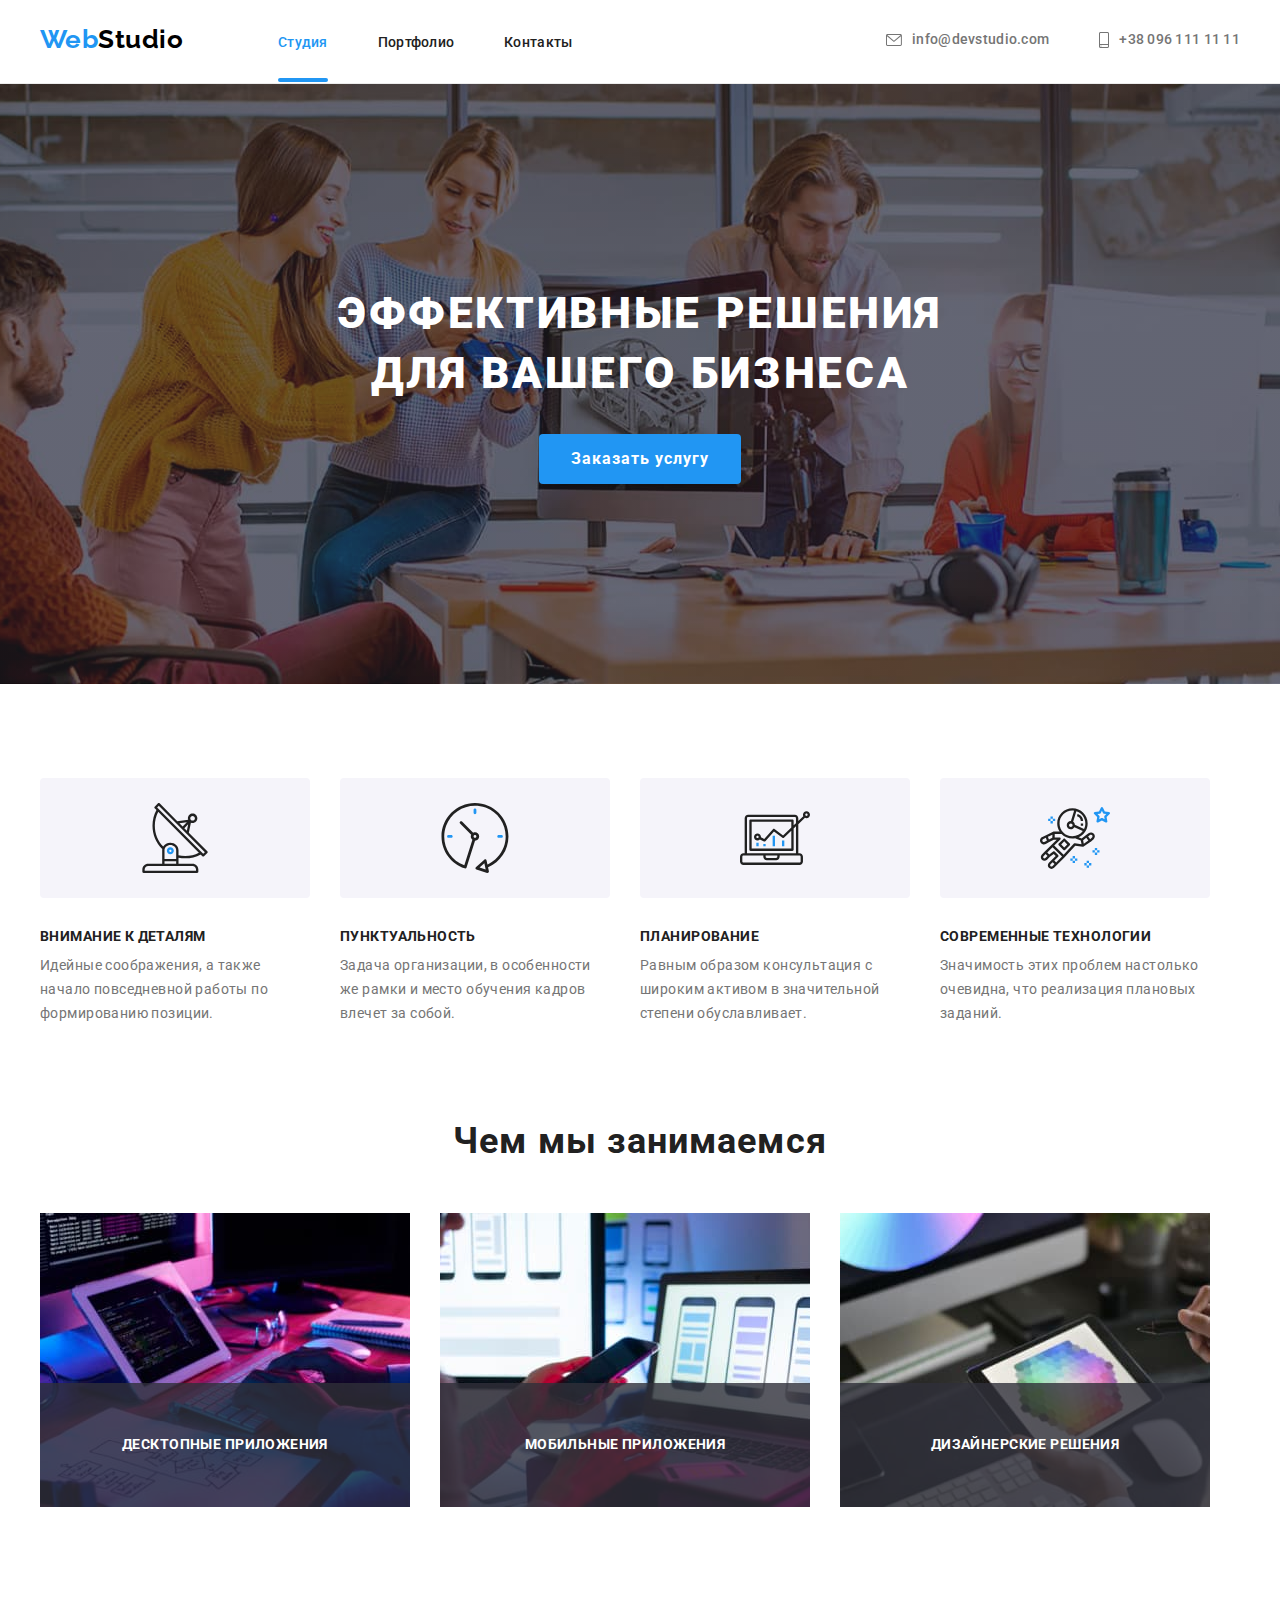
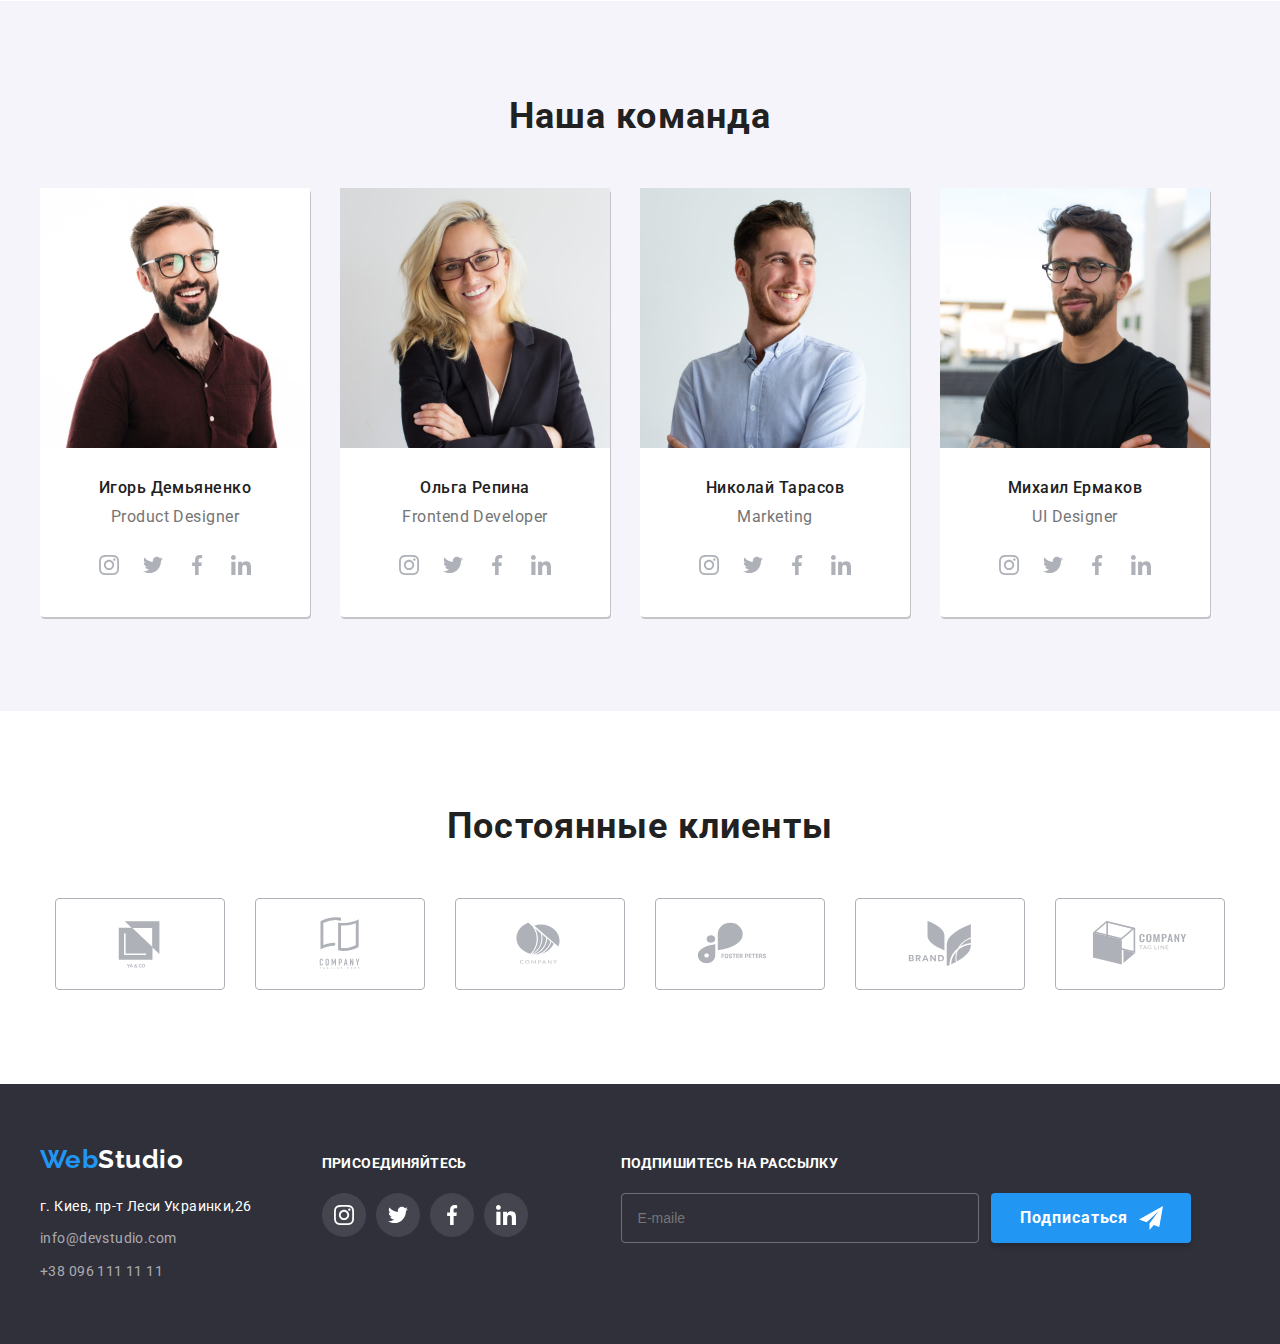
<file: index.html>
<!DOCTYPE html>
<html lang="ru">
  <head>
    <meta charset="UTF-8" />
    <meta http-equiv="X-UA-Compatible" content="IE=edge" />
    <meta name="viewport" content="width=device-width, initial-scale=1.0" />
    <title>WebStudio</title>
    <link
      href="https://fonts.googleapis.com/css2?family=Raleway:wght@700&family=Roboto:wght@400;500;700;900&display=swap"
      rel="stylesheet"
    />
    <link
      rel="stylesheet"
      href="https://cdnjs.cloudflare.com/ajax/libs/modern-normalize/1.1.0/modern-normalize.min.css"
      integrity="sha512-wpPYUAdjBVSE4KJnH1VR1HeZfpl1ub8YT/NKx4PuQ5NmX2tKuGu6U/JRp5y+Y8XG2tV+wKQpNHVUX03MfMFn9Q=="
      crossorigin="anonymous"
      referrerpolicy="no-referrer"
    />
   <link rel="stylesheet" href="./css/main.min.css"/>
  </head>
  <body class="page">
    <!--Шапка сайту-->
    <header class="page-header">
      <div class="container page-header-container">
        <a href="./index.html" class="logo logo-header"
          >Web<span class="logo studio">Studio</span></a
        >
        <nav class="nav">
          <ul class="site-nav list">
            <li class="site-nav__link">
              <a href="./index.html" class="link nav-link current active"
                >Студия</a
              >
            </li>
            <li class="site-nav__link">
              <a href="./portfolio.html" class="link nav-link">Портфолио</a>
            </li>
            <li class="site-nav__link">
              <a href="" class="link nav-link">Контакты</a>
            </li>
          </ul>
        </nav>
        <ul class="contacts list">
          <li class="contacts-about">
            <a href="mailto:info@devstudio.com" class="contact-mail">
              <svg class="contact-mail-icon" width="16" height="12">
                <use href="./image/icons.svg.svg#icon-iconmain"></use></svg>info@devstudio.com</a>
          </li>
          <li class="contacts-about">
            <a href="tel:+380961111111" class="contact-phone">
              <svg class="contact-phone-icon" width="10" height="16">
                <use href="./image/icons.svg.svg#icon-iconsmartphone"></use>
              </svg>
              +38 096 111 11 11</a
            >
          </li>
        </ul>
      </div>
    </header>
    <!--HERO-->
    <main>
      <section class="hero">
        <div class="container">
          <h1 class="hero-title">
            Эффективные решения <br />
            для вашего бизнеса
          </h1>
          <button class="button pre-hero" type="button" data-modal-open>
            Заказать услугу
          </button>
        </div>
      </section>

      <!-- Особливості -->
      <section class="section wrap-section">
        <div class="container">
          <ul class="wrap-about list">
            <li class="about-item">
              <div class="thumb">
                <svg class="features-icon" width="70" height="70">
                  <use href="./image/icons.svg.svg#icon-antenna"></use>
                </svg>
              </div>
              <h3 class="subject">Внимание к деталям</h3>
              <p class="text">
                Идейные соображения, а также начало повседневной работы по
                формированию позиции.
              </p>
            </li>
            <li class="about-item">
              <div class="thumb">
                <svg class="features-icon" width="70" height="70">
                  <use href="./image/icons.svg.svg#icon-clock"></use>
                </svg>
              </div>
              <h3 class="subject">Пунктуальность</h3>
              <p class="text">
                Задача организации, в особенности же рамки и место обучения
                кадров влечет за собой.
              </p>
            </li>
            <li class="about-item">
              <div class="thumb">
                <svg class="features-icon" width="70" height="70">
                  <use href="./image/icons.svg.svg#icon-diagram"></use>
                </svg>
              </div>
              <h3 class="subject">Планирование</h3>
              <p class="text">
                Равным образом консультация с широким активом в значительной
                степени обуславливает.
              </p>
            </li>
            <li class="about-item">
              <div class="thumb">
                <svg class="features-icon" width="70" height="70">
                  <use href="./image/icons.svg.svg#icon-astronaut"></use>
                </svg>
              </div>
              <h3 class="subject">Современные технологии</h3>
              <p class="text">
                Значимость этих проблем настолько очевидна, что реализация
                плановых заданий.
              </p>
            </li>
          </ul>
        </div>
      </section>

      <!--Послуги-->
      <section class="section">
        <div class="container">
          <h2 class="section-title">Чем мы занимаемся</h2>
          <ul class="image list">
            <li class="image-work">
              <div class="image-work-section">
                <img
                  src="./image/box1.jpg"
                  alt="программирование"
                  width="370"
                  height="294"
                />
                <h3 class="work-title">Десктопные приложения</h3>
              </div>
            </li>
            <li class="image-work">
              <div class="image-work-section">
                <img
                  src="./image/box2.jpg"
                  alt="дизайн"
                  width="370"
                  height="294"
                />
                <h3 class="work-title">Мобильные приложения</h3>
              </div>
            </li>
            <li class="image-work">
              <div class="image-work-section">
                <img
                  src="./image/box3.jpg"
                  alt="цветовая палитра"
                  width="370"
                  height="294"
                />
                <h3 class="work-title">Дизайнерские решения</h3>
              </div>
            </li>
          </ul>
        </div>
      </section>
      <!--Команда-->

      <section class="section command">
        <div class="container">
          <h2 class="section-title">Наша команда</h2>
          <ul class="cards list">
            <li class="image-command">
              <img
                src="./image/img1.jpg"
                alt="photo"
                width="270"
                height="260"
              />
              <div class="cards-image">
                <h3 class="section-subject">Игорь Демьяненко</h3>
                <p class="section-subtitle">Product Designer</p>
                <ul class="master-item list">
                  <li class="master-item-social">
                    <a href="" class="master-social">
                      <svg class="master-icon" width="20" height="20">
                        <use href="./image/icons.svg.svg#icon-instagram"></use>
                      </svg>
                    </a>
                  </li>
                  <li class="master-item-social">
                    <a href="" class="master-social">
                      <svg class="master-icon" width="20" height="20">
                        <use href="./image/icons.svg.svg#icon-twitter"></use>
                      </svg>
                    </a>
                  </li>
                  <li class="master-item-social">
                    <a href="" class="master-social">
                      <svg class="master-icon" width="20" height="20">
                        <use href="./image/icons.svg.svg#icon-facebook"></use>
                      </svg>
                    </a>
                  </li>
                  <li class="master-item-social">
                    <a href="" class="master-social">
                      <svg class="master-icon" width="20" height="20">
                        <use href="./image/icons.svg.svg#icon-linkedin"></use>
                      </svg>
                    </a>
                  </li>
                </ul>
              </div>
            </li>
            <li class="image-command">
              <img
                src="./image/img2.jpg"
                alt="photo2"
                width="270"
                height="260"
              />
              <div class="cards-image">
                <h3 class="section-subject">Ольга Репина</h3>
                <p class="section-subtitle">Frontend Developer</p>
                <ul class="master-item list">
                  <li class="master-item-social">
                    <a href="" class="master-social">
                      <svg class="master-icon" width="20" height="20">
                        <use href="./image/icons.svg.svg#icon-instagram"></use>
                      </svg>
                    </a>
                  </li>
                  <li class="master-item-social">
                    <a href="" class="master-social">
                      <svg class="master-icon" width="20" height="20">
                        <use href="./image/icons.svg.svg#icon-twitter"></use>
                      </svg>
                    </a>
                  </li>
                  <li class="master-item-social">
                    <a href="" class="master-social">
                      <svg class="master-icon" width="20" height="20">
                        <use href="./image/icons.svg.svg#icon-facebook"></use>
                      </svg>
                    </a>
                  </li>
                  <li class="master-item-social">
                    <a href="" class="master-social">
                      <svg class="master-icon" width="20" height="20">
                        <use href="./image/icons.svg.svg#icon-linkedin"></use>
                      </svg>
                    </a>
                  </li>
                </ul>
              </div>
            </li>
            <li class="image-command">
              <img
                src="./image/img3.jpg"
                alt="photo3"
                width="270"
                height="260"
              />
              <div class="cards-image">
                <h3 class="section-subject">Николай Тарасов</h3>
                <p class="section-subtitle">Marketing</p>
                <ul class="master-item list">
                  <li class="master-item-social">
                    <a href="" class="master-social">
                      <svg class="master-icon" width="20" height="20">
                        <use href="./image/icons.svg.svg#icon-instagram"></use>
                      </svg>
                    </a>
                  </li>
                  <li class="master-item-social">
                    <a href="" class="master-social">
                      <svg class="master-icon" width="20" height="20">
                        <use href="./image/icons.svg.svg#icon-twitter"></use>
                      </svg>
                    </a>
                  </li>
                  <li class="master-item-social">
                    <a href="" class="master-social">
                      <svg class="master-icon" width="20" height="20">
                        <use href="./image/icons.svg.svg#icon-facebook"></use>
                      </svg>
                    </a>
                  </li>
                  <li class="master-item-social">
                    <a href="" class="master-social">
                      <svg class="master-icon" width="20" height="20">
                        <use href="./image/icons.svg.svg#icon-linkedin"></use>
                      </svg>
                    </a>
                  </li>
                </ul>
              </div>
            </li>
            <li class="image-command">
              <img
                src="./image/img4.jpg"
                alt="photo4"
                width="270"
                height="260"
              />
              <div class="cards-image">
                <h3 class="section-subject">Михаил Ермаков</h3>
                <p class="section-subtitle">UI Designer</p>
                <ul class="master-item list">
                  <li class="master-item-social">
                    <a href="" class="master-social">
                      <svg class="master-icon" width="20" height="20">
                        <use href="./image/icons.svg.svg#icon-instagram"></use>
                      </svg>
                    </a>
                  </li>
                  <li class="master-item-social">
                    <a href="" class="master-social">
                      <svg class="master-icon" width="20" height="20">
                        <use href="./image/icons.svg.svg#icon-twitter"></use>
                      </svg>
                    </a>
                  </li>
                  <li class="master-item-social">
                    <a href="" class="master-social">
                      <svg class="master-icon" width="20" height="20">
                        <use href="./image/icons.svg.svg#icon-facebook"></use>
                      </svg>
                    </a>
                  </li>
                  <li class="master-item-social">
                    <a href="" class="master-social">
                      <svg class="master-icon" width="20" height="20">
                        <use href="./image/icons.svg.svg#icon-linkedin"></use>
                      </svg>
                    </a>
                  </li>
                </ul>
              </div>
            </li>
          </ul>
        </div>
      </section>
      <!-- Компанії -->
      <section class="section">
        <div class="container">
          <h2 class="section-title">Постоянные клиенты</h2>
          <ul class="box-company list">
            <li class="box-list">
              <a class="box-link" href="">
                <svg class="about-company" width="106" height="60">
                  <use href="./image/icons.svg.svg#icon-yacologo"></use>
                </svg>
              </a>
            </li>
            <li class="box-list">
              <a class="box-link" href="">
                <svg class="about-company" width="106" height="60">
                  <use href="./image/icons.svg.svg#icon-companytalogo"></use>
                </svg>
              </a>
            </li>
            <li class="box-list">
              <a class="box-link" href="">
                <svg class="about-company" width="106" height="60">
                  <use href="./image/icons.svg.svg#icon-companylogo"></use>
                </svg>
              </a>
            </li>
            <li class="box-list">
              <a class="box-link" href="">
                <svg class="about-company" width="106" height="60">
                  <use href="./image/icons.svg.svg#icon-focterlogo"></use>
                </svg>
              </a>
            </li>
            <li class="box-list">
              <a class="box-link" href="">
                <svg class="about-company" width="106" height="60">
                  <use href="./image/icons.svg.svg#icon-brandlogo"></use>
                </svg>
              </a>
            </li>
            <li class="box-list">
              <a class="box-link" href="">
                <svg class="about-company" width="106" height="60">
                  <use href="./image/icons.svg.svg#icon-clientlogo"></use>
                </svg>
              </a>
            </li>
          </ul>
        </div>
      </section>
    </main>
    <!--Підвал-->
    <footer class="footer">
      <div class="container footer-container">
        <!-- Лого -->
        <div>
          <a href="./index.html" class="logo"
            >Web<span class="logo studio-white">Studio</span></a
          >
          <!-- Адрес -->
          <address class="address footer-item">
            г. Киев, пр-т Леси Украинки,26
          </address>
          <!-- Пошта і телефон -->
          <a href="mailto:info@devstudio.com" class="footer-mail"
            >info@devstudio.com</a
          >
          <a href="tel:+380961111111" class="footer-phone">+38 096 111 11 11</a>
        </div>

        <!-- Соцільні мережі -->
        <div class="page-footer">
          <p class="work">Присоединяйтесь</p>
          <ul class="master-item-footer list">
            <li class="item-footer-icon">
              <a href="" class="master-bg-icon">
                <svg class="second-icon" width="20" height="20">
                  <use href="./image/icons.svg.svg#icon-instagram"></use>
                </svg>
              </a>
            </li>
            <li class="item-footer-icon">
              <a href="" class="master-bg-icon">
                <svg class="second-icon" width="20" height="20">
                  <use href="./image/icons.svg.svg#icon-twitter"></use>
                </svg>
              </a>
            </li>
            <li class="item-footer-icon">
              <a href="" class="master-bg-icon">
                <svg class="second-icon" width="20" height="20">
                  <use href="./image/icons.svg.svg#icon-facebook"></use>
                </svg>
              </a>
            </li>
            <li class="item-footer-icon">
              <a href="" class="master-bg-icon">
                <svg class="second-icon" width="20" height="20">
                  <use href="./image/icons.svg.svg#icon-linkedin"></use>
                </svg>
              </a>
            </li>
          </ul>
        </div>
        <!--Розсилка -->
        <div class="footer-subscription">
        <p class="work">Подпишитесь на рассылку</p>
        <div class="sub-input">
          <input class="input-form" type="email" name="userEmaile" placeholder="E-maile">
          <button class="input-btn button" type="submit">Подписаться</button>
          <svg class="sub-icon" width="24" height="24"> <use href="./image/icons.svg.svg#icon-iconsend"></use></svg>
        </div>
      </div>
      </div>
    </footer>
    <!-- Модальне вікно -->
    <div class="backdrop is-hidden" data-modal>
      <div class="modal">
        <button class="modal-backdrop-button" type="button" data-modal-close>
          <svg class="close-icon" width="11" height="11">
            <use href="./image/icons.svg.svg#icon-icon-close"></use>
          </svg>
        </button>
        <p class="modal-title">Оставьте свои данные, мы вам перезвоним</p>
        <form action="#" class="modal-form" name="sign_form" autocomplete="on" >
          <div class="modal-marge">
          <label  class="modal-label" for="user-name">Имя</label>
          <div class="input-wraper">
          <input type="text" class="modal-form-input" name="user-name" required id="user-name"/>
          <svg class="input-icon" width="18" height="18">
            <use href="./image/icons.svg.svg#icon-people"></use>
          </svg>
          </div>
          </div>
          <div class="modal-marge">
          <label  class="modal-label" for="user-phone">Телефон</label>
          <div class="input-wraper">
          <input type="tel" class="modal-form-input" name="user-phone" required  id="user-phone" title="+38(098)333-55-43"/>
          <svg class="input-icon" width="18" height="18">
            <use href="./image/icons.svg.svg#icon-phone"></use>
          </svg>
          </div>
          </div>
          <div class="modal-marge">
          <label class="modal-label" for="user-mail">Почта</label>
          <div class="input-wraper">
          <input type="email"  class="modal-form-input" name="user-mail" required  id="user-mail"/>          
          <svg class="input-icon" width="18" height="18">
            <use href="./image/icons.svg.svg#icon-convert"></use>
          </svg>
          </div>
          </div>

          <!-- коментарій -->
          <div class="modal-marge">
            <label class="modal-label" for="userText">Комментарий</label>
            <textarea class="modal-text" name="userText" id="userText" placeholder="Введите текст"></textarea>
          </div>
          <!-- Згода з россилкою -->
          <div class="modal-circs">
            <input class="modal-check visually-hidden" type="checkbox" name="circs" id="circs">
             <label class="check-text" for="circs">
           Соглашаюсь с рассылкой и принимаю 
           </label>
            <a class="check-link" href>Условия договора</a>
          </div>
          <button  class="submit-button" type="submit">Отправить</button>
         </form>
      </div>
    </div>

      <!-- Java Script -->
    <script src="./js/modal.js"></script>
  </body>
</html>
</file>
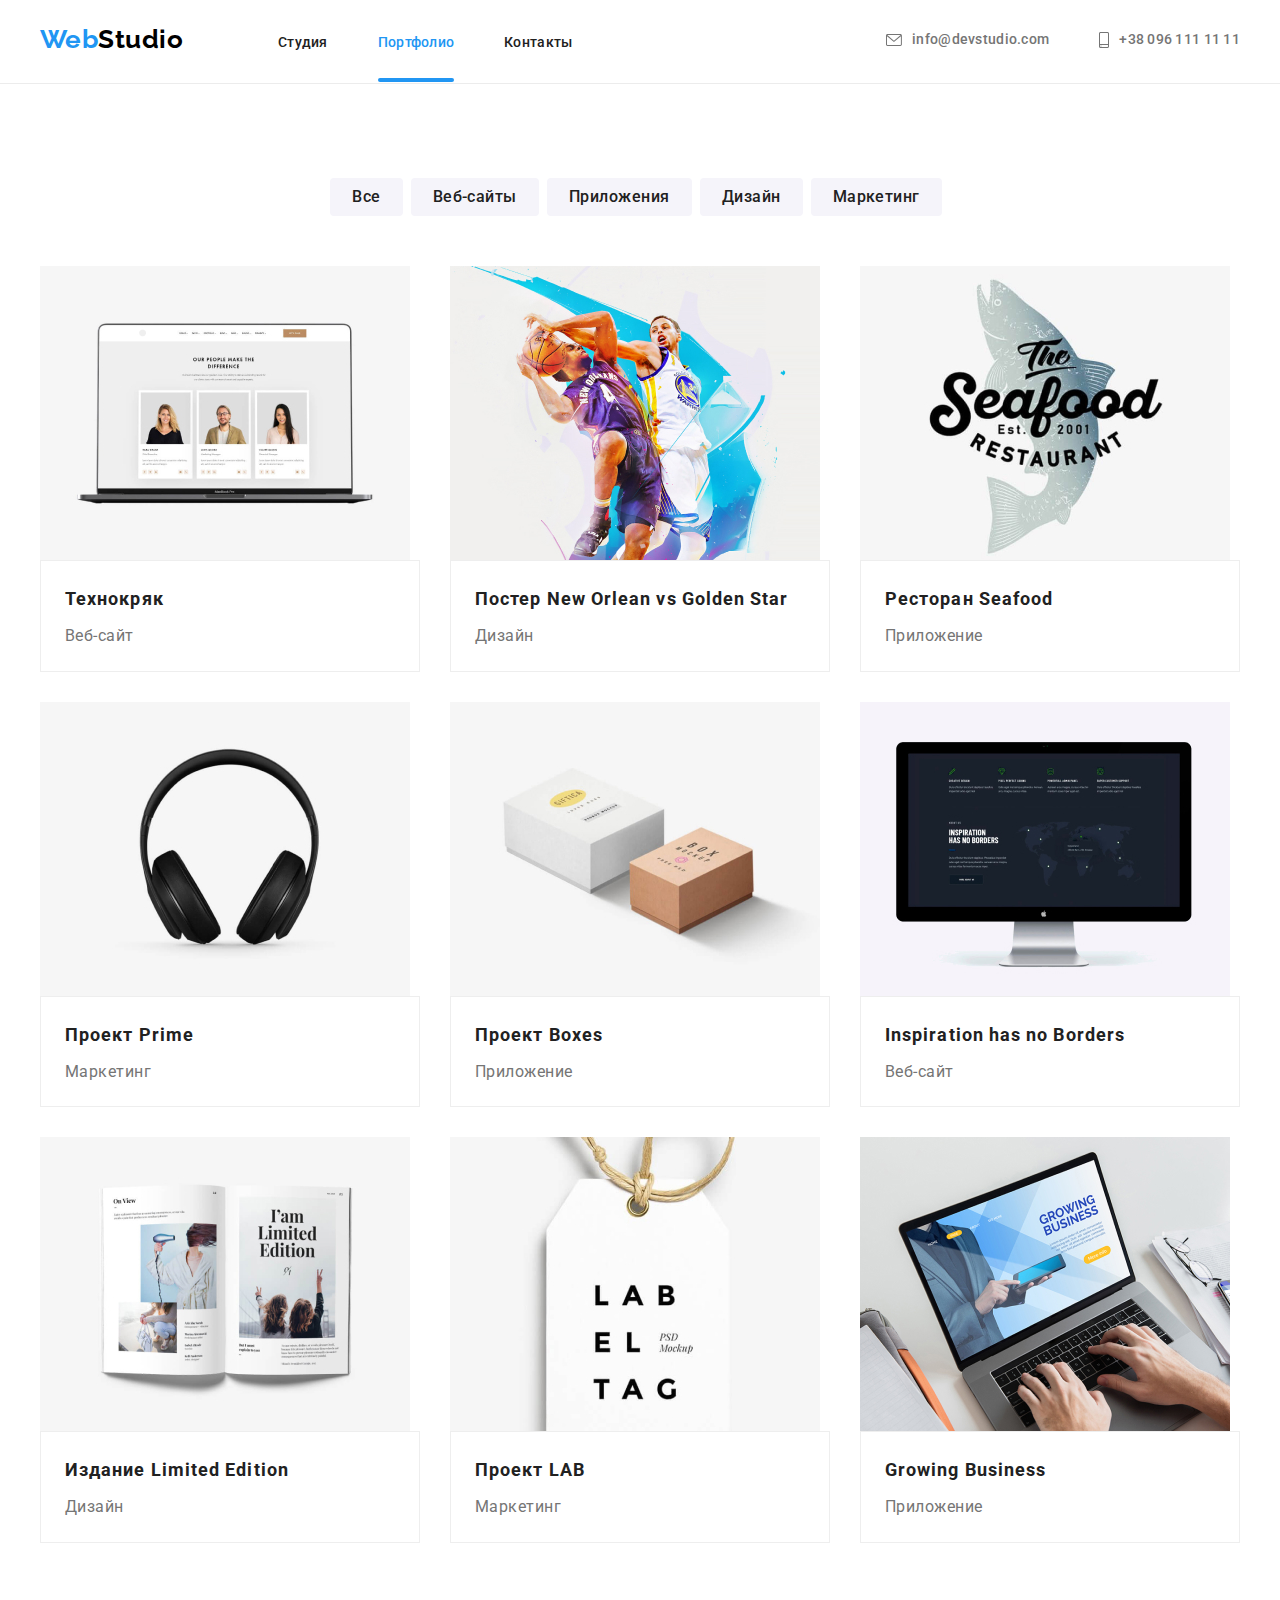
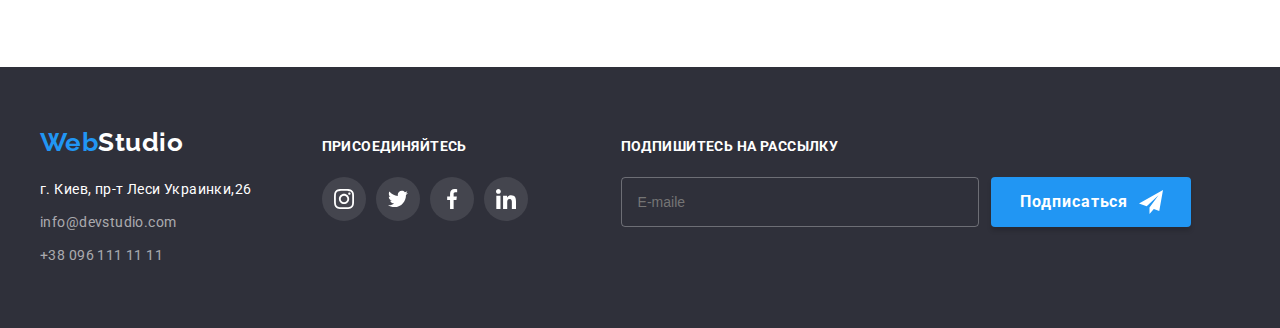
<file: portfolio.html>
<!DOCTYPE html>
<html lang="ru">
  <head>
    <meta charset="UTF-8" />
    <meta http-equiv="X-UA-Compatible" content="IE=edge" />
    <meta name="viewport" content="width=device-width, initial-scale=1.0" />
    <title>Portfolio</title>
    <link
      href="https://fonts.googleapis.com/css2?family=Raleway:wght@700&family=Roboto:wght@400;500;700;900&display=swap"
      rel="stylesheet"
    />
    <link
      rel="stylesheet"
      href="https://cdnjs.cloudflare.com/ajax/libs/modern-normalize/1.1.0/modern-normalize.min.css"
      integrity="sha512-wpPYUAdjBVSE4KJnH1VR1HeZfpl1ub8YT/NKx4PuQ5NmX2tKuGu6U/JRp5y+Y8XG2tV+wKQpNHVUX03MfMFn9Q=="
      crossorigin="anonymous"
      referrerpolicy="no-referrer"
    />
    <link rel="stylesheet" href="./css/main.min.css"/>
  </head>
  <body class="page">
    <!--Шапка сайту-->
    <header class="page-header">
      <div class="container page-header-container">
        <a href="./index.html" class="logo logo-header"
          >Web<span class="logo studio">Studio</span></a
        >
        <nav class="nav">
          <ul class="site-nav list">
            <li class="site-nav__link">
              <a href="./index.html" class="link nav-link">Студия</a>
            </li>
            <li class="site-nav__link">
              <a href="./portfolio.html" class="link nav-link current active"
                >Портфолио</a
              >
            </li>
            <li class="site-nav__link">
              <a href="" class="link nav-link">Контакты</a>
            </li>
          </ul>
        </nav>
        <ul class="contacts list">
          <li class="contacts-about">
            <a href="mailto:info@devstudio.com" class="contact-mail">
              <svg class="contact-mail-icon" width="16" height="12">
                <use href="./image/icons.svg.svg#icon-iconmain"></use></svg>info@devstudio.com</a>
          </li>
          <li class="contacts-about">
            <a href="tel:+380961111111" class="contact-phone">
              <svg class="contact-phone-icon" width="10" height="16">
                <use href="./image/icons.svg.svg#icon-iconsmartphone"></use>
              </svg>
              +38 096 111 11 11</a
            >
          </li>
        </ul>
      </div>
    </header>
    <!-- Портфоліо -->
    <main>
      <section class="section">
        <div class="container">
          <h1 class="visually-hidden">Portfolio</h1>
          <ul class="wrap list">
            <li class="wrap-filter">
              <button class="button button-filtr" type="button">Все</button>
            </li>
            <li class="wrap-filter">
              <button class="button button-filtr" type="button">
                Веб-сайты
              </button>
            </li>
            <li class="wrap-filter">
              <button class="button button-filtr" type="button">
                Приложения
              </button>
            </li>
            <li class="wrap-filter">
              <button class="button button-filtr" type="button">Дизайн</button>
            </li>
            <li class="wrap-filter">
              <button class="button button-filtr" type="button">
                Маркетинг
              </button>
            </li>
          </ul>
          <!-- Карточки -->
          <ul class="wrap-work list">
            <li class="wrap-item">
              <div class="wrap-image-exposition">
                <img
                  src="./image/img5.jpg"
                  alt="веб-сайт в ноутбуке"
                  width="370"
                  height="294"
                />
                <p class="wrap-item-exposition">
                  Технокряк это современная площадка распространения
                  коронавируса. Компании используют эту платформу для цифрового
                  шпионажа и атак на защищённые сервера конкурентов.
                </p>
              </div>
              <div class="description">
                <h2 class="subject-item">Технокряк</h2>
                <p class="text-item">Веб-сайт</p>
              </div>
            </li>
            <li class="wrap-item">
              <div class="wrap-image-exposition">
                <img
                  src="./image/img6.jpg"
                  alt="постер New Orlean vs Golden Star"
                  width="370"
                  height="294"
                />
                <p class="wrap-item-exposition">
                  Lorem ipsum dolor sit amet consectetur adipisicing elit. Aut
                  accusantium quia incidunt eius placeat assumenda eum iste.
                  Iste reiciendis provident cumque dolorem nemo nam soluta.
                </p>
              </div>
              <div class="description">
                <h2 class="subject-item">Постер New Orlean vs Golden Star</h2>
                <p class="text-item">Дизайн</p>
              </div>
            </li>
            <li class="wrap-item">
              <div class="wrap-image-exposition">
                <img
                  src="./image/img7.jpg"
                  alt="ресторан Seafood"
                  width="370"
                  height="294"
                />
                <p class="wrap-item-exposition">
                  Lorem ipsum dolor sit amet consectetur adipisicing elit. Aut
                  accusantium quia incidunt eius placeat assumenda eum iste.
                  Iste reiciendis provident cumque dolorem nemo nam soluta.
                </p>
              </div>
              <div class="description">
                <h2 class="subject-item">Ресторан Seafood</h2>
                <p class="text-item">Приложение</p>
              </div>
            </li>
            <li class="wrap-item">
              <div class="wrap-image-exposition">
                <img
                  src="./image/img8.jpg"
                  alt="наушники"
                  width="370"
                  height="294"
                />
                <p class="wrap-item-exposition">
                  Lorem ipsum dolor sit amet consectetur adipisicing elit. Aut
                  accusantium quia incidunt eius placeat assumenda eum iste.
                  Iste reiciendis provident cumque dolorem nemo nam soluta.
                </p>
              </div>
              <div class="description">
                <h2 class="subject-item">Проект Prime</h2>
                <p class="text-item">Маркетинг</p>
              </div>
            </li>
            <li class="wrap-item">
              <div class="wrap-image-exposition">
                <img
                  src="./image/img9.jpg"
                  alt="проект коробки"
                  width="370"
                  height="294"
                />
                <p class="wrap-item-exposition">
                  Lorem ipsum dolor sit amet consectetur adipisicing elit. Aut
                  accusantium quia incidunt eius placeat assumenda eum iste.
                  Iste reiciendis provident cumque dolorem nemo nam soluta.
                </p>
              </div>
              <div class="description">
                <h2 class="subject-item">Проект Boxes</h2>
                <p class="text-item">Приложение</p>
              </div>
            </li>
            <li class="wrap-item">
              <div class="wrap-image-exposition">
                <img
                  src="./image/img10.jpg"
                  alt="веб-сайт в мониторе"
                  width="370"
                  height="294"
                />
                <p class="wrap-item-exposition">
                  Lorem ipsum dolor sit amet consectetur adipisicing elit. Aut
                  accusantium quia incidunt eius placeat assumenda eum iste.
                  Iste reiciendis provident cumque dolorem nemo nam soluta.
                </p>
              </div>
              <div class="description">
                <h2 class="subject-item">Inspiration has no Borders</h2>
                <p class="text-item">Веб-сайт</p>
              </div>
            </li>
            <li class="wrap-item">
              <div class="wrap-image-exposition">
                <img
                  src="./image/img11.jpg"
                  alt="журнал"
                  width="370"
                  height="294"
                />
                <p class="wrap-item-exposition">
                  Lorem ipsum dolor sit amet consectetur adipisicing elit. Aut
                  accusantium quia incidunt eius placeat assumenda eum iste.
                  Iste reiciendis provident cumque dolorem nemo nam soluta.
                </p>
              </div>
              <div class="description">
                <h2 class="subject-item">Издание Limited Edition</h2>
                <p class="text-item">Дизайн</p>
              </div>
            </li>
            <li class="wrap-item">
              <div class="wrap-image-exposition">
                <img
                  src="./image/img12.jpg"
                  alt="вкладка этикетки"
                  width="370"
                  height="294"
                />
                <p class="wrap-item-exposition">
                  Lorem ipsum dolor sit amet consectetur adipisicing elit. Aut
                  accusantium quia incidunt eius placeat assumenda eum iste.
                  Iste reiciendis provident cumque dolorem nemo nam soluta.
                </p>
              </div>
              <div class="description">
                <h2 class="subject-item">Проект LAB</h2>
                <p class="text-item">Маркетинг</p>
              </div>
            </li>
            <li class="wrap-item">
              <div class="wrap-image-exposition">
                <img
                  src="./image/img13.jpg"
                  alt="ноутбук"
                  width="370"
                  height="294"
                />
                <p class="wrap-item-exposition">
                  Lorem ipsum dolor sit amet consectetur adipisicing elit. Aut
                  accusantium quia incidunt eius placeat assumenda eum iste.
                  Iste reiciendis provident cumque dolorem nemo nam soluta.
                </p>
              </div>
              <div class="description">
                <h2 class="subject-item">Growing Business</h2>
                <p class="text-item">Приложение</p>
              </div>
            </li>
          </ul>
        </div>
      </section>
    </main>

    <!--Підвал-->
    <footer class="footer">
      <div class="container footer-container">
        <div>
          <a href="./index.html" class="logo"
            >Web<span class="logo studio-white">Studio</span></a
          >
          <address class="address footer-item">
            г. Киев, пр-т Леси Украинки,26
          </address>
          <a href="mailto:info@devstudio.com" class="footer-mail"
            >info@devstudio.com</a
          >
          <a href="tel:+380961111111" class="footer-phone">+38 096 111 11 11</a>
        </div>
        <div class="page-footer">
          <p class="work">присоединяйтесь</p>
          <ul class="master-item-footer list">
            <li class="item-footer-icon">
              <a href="" class="master-bg-icon">
                <svg class="second-icon" width="20" height="20">
                  <use href="./image/icons.svg.svg#icon-instagram"></use>
                </svg>
              </a>
            </li>
            <li class="item-footer-icon">
              <a href="" class="master-bg-icon">
                <svg class="second-icon" width="20" height="20">
                  <use href="./image/icons.svg.svg#icon-twitter"></use>
                </svg>
              </a>
            </li>
            <li class="item-footer-icon">
              <a href="" class="master-bg-icon">
                <svg class="second-icon" width="20" height="20">
                  <use href="./image/icons.svg.svg#icon-facebook"></use>
                </svg>
              </a>
            </li>
            <li class="item-footer-icon">
              <a href="" class="master-bg-icon">
                <svg class="second-icon" width="20" height="20">
                  <use href="./image/icons.svg.svg#icon-linkedin"></use>
                </svg>
              </a>
            </li>
          </ul>
        </div>
        <!--Розсилка -->
        <div class="footer-subscription">
        <p class="work">Подпишитесь на рассылку</p>
        <div class="sub-input">
          <input class="input-form" type="email" name="userEmaile" placeholder="E-maile">
          <button class="input-btn button" type="submit">Подписаться</button>
          <svg class="sub-icon" width="24" height="24"> <use href="./image/icons.svg.svg#icon-iconsend"></use></svg>
        </div>
      </div>
      </div>
    </footer>
  </body>
</html>
</file>
<file: css/main.min.css>
:root{--primary-text-color: #757575;--title-text-color: #212121;--accent-color: #2196f3;--primary-white-color: #ffffff;--secondary-bg-color: #2f303a;--primary-bg-button: #f5f4fa;--var-logo-icon-contact: #757575;--portfolio-cards-color: rgba(33, 150, 243, 0.9)}.visually-hidden{position:absolute;width:1px;height:1px;margin:-1px;padding:0;overflow:hidden;border:0;clip:rect(0, 0, 0, 0)}p,h1,h2,h3{margin:0}ul{margin:0;padding:0}button{cursor:pointer}img{display:block}.list{list-style:none}.link{text-decoration:none}.hero{padding-top:200px;padding-bottom:200px;background-color:var(--secondary-bg-color);background-image:linear-gradient(rgba(47,48,58,0.4), rgba(47,48,58,0.4)),url(../image/imgbaground.jpg);background-repeat:no-repeat;background-size:cover;background-position:center;max-width:1600px;max-height:600px;left:0px;margin:0px auto}.hero-title{color:var(--primary-white-color);font-weight:900;font-size:44px;line-height:1.36;text-align:center;letter-spacing:0.06em;text-transform:uppercase;margin-top:0;margin-bottom:30px}.wrap-work{display:flex;flex-wrap:wrap;margin-right:-30px}.wrap-item{flex-basis:calc(100% / 3 - 30px);margin-right:30px;margin-bottom:30px}.wrap-item:hover,.wrap-item:focus{border-radius:4px;box-shadow:0px 1px 1px rgba(0,0,0,0.12),0px 4px 4px rgba(0,0,0,0.06),1px 4px 6px rgba(0,0,0,0.16)}.wrap-item:hover .wrap-item-exposition{transform:translateY(0)}.wrap-image-exposition{position:relative;overflow:hidden}.wrap-item-exposition{color:var(--primary-white-color);font-weight:400;font-size:18px;line-height:1.55;letter-spacing:0.03em;position:absolute;left:0;top:0;padding:63px 24px;height:100%;transform:translateY(100%);transition:transform 250ms;transition-timing-function:cubic-bezier(0.4, 0, 0.2, 1);background-color:var(--portfolio-cards-color)}.description{padding-top:20px;padding-bottom:20px;padding-left:24px;padding-right:24px;border:1px solid #EEEEEE}.subject-item{font-weight:bold;font-size:18px;line-height:2;letter-spacing:0.06em;padding-bottom:4px}.text-item{color:var(--primary-text-color);font-size:16px;line-height:1.87;letter-spacing:0.03em}.backdrop{position:fixed;height:100vh;width:100vw;top:0;left:0;align-items:center;justify-content:center;transform:translateX(0%);background-color:rgba(0,0,0,0.2);transition:opacity 250ms cubic-bezier(0.4, 0, 0.2, 1)}.modal{position:relative;top:50%;left:50%;transform:translate(-50%, -50%);min-height:581px;width:528px;padding:40px;background:var(--primary-white-color);box-shadow:0px 1px 3px rgba(0,0,0,0.12),0px 1px 1px rgba(0,0,0,0.14),0px 2px 1px rgba(0,0,0,0.2);border-radius:4px;transition:250ms cubic-bezier(0.4, 0, 0.2, 1)}.modal-title{color:var(--title-text-color);font-style:normal;font-weight:700;font-size:20px;line-height:1.15;text-align:center;letter-spacing:0.03em;margin-bottom:12px}.input-wraper{position:relative}.modal-form-input{width:100%;height:40px;padding-left:42px;border:1px solid rgba(33,33,33,0.2);border-radius:4px;border:1px solid rgba(33,33,33,0.2);color:var(--title-text-color);font-size:14px;outline:none;transition:border 250ms cubic-bezier(0.4, 0, 0.2, 1)}.modal-form-input:focus{border-color:var(--accent-color)}.modal-form-input:focus+.input-icon{fill:var(--accent-color)}.modal-marge{margin-bottom:10px}.modal-label{font-style:normal;font-weight:400;font-size:12px;line-height:1.17;letter-spacing:0.01em;display:block;margin-bottom:4px;color:var(--primary-text-color)}.input-icon{position:absolute;left:14px;top:50%;transform:translateY(-50%);transition:color 250ms cubic-bezier(0.4, 0, 0.2, 1)}.modal-text{width:100%;height:120px;border:1px solid rgba(33,33,33,0.2);box-sizing:border-box;border-radius:4px;padding:10px;color:var(--title-text-color);font-size:14px;outline:none;resize:none;transition:border 250ms cubic-bezier(0.4, 0, 0.2, 1)}.modal-text:focus{border-color:var(--accent-color)}.modal-circs{display:flex;justify-content:center}.modal-check{margin-left:9px}.check-text{display:flex;font-style:normal;font-weight:normal;font-size:14px;line-height:1.71;letter-spacing:0.03em;color:var(--primary-text-color);transition:background-color 250ms cubic-bezier(0.4, 0, 0.2, 1),border 250ms cubic-bezier(0.4, 0, 0.2, 1)}.check-text::before{content:'';width:16px;height:16px;border:2px solid var(--title-text-color);border-radius:2px;margin-right:5px;background-image:url(../image/submit.svg);background-position:center;background-size:16px;background-repeat:no-repeat;align-items:baseline}.modal-check:checked+.check-text::before{background-color:var(--accent-color);border:var(--accent-color)}.check-link{font-style:normal;font-weight:400;font-size:14px;line-height:1.71;letter-spacing:0.03em;text-decoration-line:underline;color:var(--accent-color);margin-left:5px}.container{width:1200px;padding-left:15px;padding-right:15px;margin:0 auto}body{color:var(--primary-text-color);background-color:var(--primary-white-color);font-family:Roboto, sans-serif;letter-spacing:0.03em;margin:0}.logo-header{padding-top:24px;padding-bottom:25px;min-width:145px;margin-right:93px}.logo{font-family:Raleway, sans-serif;font-weight:700;font-size:26px;line-height:1.19;text-decoration:none;color:var(--accent-color)}.studio{color:#000000}.studio-white{color:var(--primary-white-color)}.button{color:var(--title-text-color);background-color:var(--primary-bg-button);font-family:inherit;font-weight:500;font-size:16px;line-height:1.6;letter-spacing:0.03em;padding:6px 22px 6px 22px;border:none;border-radius:4px;transition:color 250ms cubic-bezier(0.4, 0, 0.2, 1)}.button:hover,.button:focus{color:var(--primary-white-color);background-color:var(--accent-color)}.button.pre-hero{color:var(--primary-white-color);background-color:var(--accent-color);font-weight:700;font-size:16px;line-height:1.87;letter-spacing:0.06em;text-align:center;padding:10px 32px;display:block;margin:0 auto;min-width:200px;border-radius:4px;box-shadow:0px 4px 4px rgba(0,0,0,0.15);transition:color 250ms cubic-bezier(0.4, 0, 0.2, 1),background-color 250ms cubic-bezier(0.4, 0, 0.2, 1)}.button.pre-hero:hover,.button.pre-hero:focus{color:var(--accent-color);background-color:var(--primary-white-color)}.input-btn{display:block;font-weight:700;font-size:16px;line-height:1.87;letter-spacing:0.06em;align-items:center;text-align:center;color:#ffffff;background-color:var(--accent-color);padding:10px 62px 10px 29px;min-width:200px;justify-content:center;border-radius:4px;border:none;box-shadow:0px 4px 4px rgba(0,0,0,0.15);transition:background-color 250ms cubic-bezier(0.4, 0, 0.2, 1),color 250ms cubic-bezier(0.4, 0, 0.2, 1)}.input-btn:hover,.input-btn:focus svg{color:var(--accent-color);background-color:var(--secondary-bg-color)}.sub-icon{position:absolute;right:28px;top:50%;transform:translateY(-50%);margin-left:10px;fill:var(--primary-white-color)}.input-form{width:358px;height:50px;margin-right:12px;background-color:transparent;border:1px solid rgba(255,255,255,0.3);box-sizing:border-box;border-radius:4px;font-size:14px;outline:none;padding-left:16px;color:#ffffff}.modal-backdrop-button{position:absolute;top:8px;right:8px;width:30px;height:30px;background-color:transparent;border:1px solid rgba(0,0,0,0.1);color:transparent;cursor:pointer;border-radius:50%;justify-content:center;text-align:center;transition:fill 250ms cubic-bezier(0.4, 0, 0.2, 1)}.modal-backdrop-button:hover svg{transition:fill 250ms cubic-bezier(0.4, 0, 0.2, 1);fill:var(--accent-color)}.close-icon{position:absolute;right:8px;bottom:8px;color:#000000}.is-hidden{opacity:0;visibility:hidden;pointer-events:none}.submit-button{display:block;font-weight:700;font-size:16px;line-height:1.87;letter-spacing:0.06em;align-items:center;display:block;text-align:center;color:#ffffff;background-color:var(--accent-color);padding:10px 56px;min-width:200px;margin-top:30px;margin-left:124px;margin-right:124px;justify-content:center;border-radius:4px;border:none;box-shadow:0px 4px 4px rgba(0,0,0,0.15);transition:color 250ms cubic-bezier(0.4, 0, 0.2, 1),background-color 250ms cubic-bezier(0.4, 0, 0.2, 1)}.submit-button:hover{color:var(--accent-color);background-color:var(--primary-white-color)}.section{color:var(--title-text-color);padding-top:94px;padding-bottom:94px}.section.wrap-section{padding-bottom:0px}.section.command{background-color:#F5F4FA}.wrap-about{display:flex}.about-item{margin-right:30px;width:270px}.about-item:last-child{margin-right:0px}.thumb{width:270px;height:120px;background:#F5F4FA;border-radius:4px;display:flex;justify-content:center;align-items:center;margin-bottom:30px}.subject{font-weight:700;font-size:14px;line-height:1.2;letter-spacing:0.03em;text-transform:uppercase;margin-bottom:10px}.text{color:var(--primary-text-color);font-size:14px;line-height:1.7;letter-spacing:0.03em}.image{display:flex}.image-work-section{position:relative;display:block}.image-work{height:294px;width:calc((100%-60px) / 3);margin-right:30px}.image-work:nth-child(3n){margin-right:0px}.work-title{color:var(--primary-white-color);font-weight:700;font-size:14px;line-height:1.4;letter-spacing:0.03em;text-transform:uppercase;position:absolute;display:flex;justify-content:center;align-items:center;padding:27px 0;bottom:0;left:0;width:370px;height:70px;background-color:rgba(47,48,58,0.8)}.cards{display:flex}.image-command{margin-right:30px;width:370px;background-color:#ffffff;border-radius:4px;box-shadow:1px 2px rgba(0,0,0,0.2)}.cards-image{padding-top:30px}.section-title{font-weight:700;font-size:36px;line-height:1.2;text-align:center;letter-spacing:0.03em;margin-bottom:50px}.section-subject{font-weight:500;font-size:16px;line-height:1.2;letter-spacing:0.03em;text-align:center;margin-bottom:10px}.section-subtitle{color:var(--primary-text-color);font-size:16px;line-height:1.2;letter-spacing:0.03em;text-align:center}.master-item{display:flex;justify-content:center;align-items:center;padding:16px 32px 30px 32px}.master-social{width:44px;height:44px;display:flex;justify-content:center;align-items:center;color:#ffffff;fill:#AFB1B8;border-radius:50%;transition:background-color 250ms cubic-bezier(0.4, 0, 0.2, 1),color 250ms cubic-bezier(0.4, 0, 0.2, 1)}.master-social:hover,.master-social:focus{background-color:var(--accent-color);border-radius:50%;fill:#ffff}.master-social:not(:last-child){margin-right:10px}.box-company{display:flex;justify-content:center;align-items:center}.box-list:not(:last-child){margin-right:30px}.box-link{width:170px;height:92px;display:flex;justify-content:center;align-items:center;border:1px solid #AFB1B8;border-radius:4px;box-sizing:border-box;transition:border 250ms cubic-bezier(0.4, 0, 0.2, 1),color 250ms cubic-bezier(0.4, 0, 0.2, 1)}.box-link:hover,.box-link:focus{border:1px solid var(--accent-color);border-radius:4px}.box-link:hover svg,.box-link:focus svg{fill:var(--accent-color)}.about-company{fill:#AFB1B8}.master-item-footer{display:flex;justify-content:center;align-items:center}.item-footer-icon:not(:last-child){margin-right:10px}.master-bg-icon{width:44px;height:44px;display:flex;justify-content:center;align-items:center;fill:#FFFFFF;background-color:rgba(255,255,255,0.1);border-radius:50%;transition:background-color 250ms cubic-bezier(0.4, 0, 0.2, 1)}.master-bg-icon:hover,.master-bg-icon:focus{background-color:var(--accent-color);border-radius:50%;fill:#ffff}.wrap{display:flex;flex-wrap:wrap;justify-content:center;margin-bottom:50px}.wrap-filter{margin-right:8px}.wrap-filter:not(last-child){margin-right:8px}.page-header{border-bottom:1px solid #ECECEC}.page-header-container{display:flex}.site-nav{display:flex;width:294px;padding-top:32px;padding-bottom:32px}.site-nav .link{color:var(--title-text-color);font-weight:500;font-size:14px;line-height:1.1;letter-spacing:0.02em;text-decoration:none;position:relative;transition:color 250ms cubic-bezier(0.4, 0, 0.2, 1)}.site-nav .link:hover,.site-nav .link:focus{color:var(--accent-color)}.site-nav .link.current{color:var(--accent-color)}.nav-link{padding-top:32px;padding-bottom:32px}.nav-link.active::after{content:'';width:100%;height:4px;border-radius:2px;background-color:var(--accent-color);position:absolute;bottom:0;left:0px}.contacts{display:flex;padding-top:32px;margin-left:auto}.contacts-about{margin-right:50px}.contacts-about:last-child{margin-right:0}.contact-mail,.contact-phone{display:flex;justify-content:center;align-items:center;color:var(--primary-text-color);font-weight:500;font-size:14px;line-height:1.1;letter-spacing:0.02em;text-decoration:none;fill:currentColor;transition:color 250ms cubic-bezier(0.4, 0, 0.2, 1)}.contact-mail:hover,.contact-mail:focus,.contact-phone:hover,.contact-phone:focus{color:var(--accent-color)}.contact-mail-icon,.contact-phone-icon{margin-right:10px;fill:currentColor}.footer{background-color:var(--secondary-bg-color);padding-top:60px;padding-bottom:60px}.footer-container{display:flex;align-items:baseline}.page-footer{margin-left:70px}.address{color:var(--primary-white-color);font-style:normal;font-weight:400;font-size:14px;line-height:1.7;letter-spacing:0.03em;margin-top:20px}.footer-mail,.footer-phone{color:rgba(255,255,255,0.6);font-weight:normal;font-size:14px;line-height:1.71;letter-spacing:0.03em;text-decoration:none;display:block;margin-top:9px;transition:color 250ms cubic-bezier(0.4, 0, 0.2, 1)}.footer-mail:hover,.footer-mail:focus,.footer-phone:hover,.footer-phone:focus{color:var(--accent-color)}.work{color:var(--primary-white-color);font-weight:700;font-size:14px;line-height:1.4;letter-spacing:0.03em;text-transform:uppercase;margin-bottom:20px}.footer-subscription{align-items:baseline;margin-left:93px;width:570px;height:86px}.sub-input{position:relative;display:flex;align-items:center}.site-nav__link{margin-right:50px}.site-nav__link:last-child{margin-right:0}
/*# sourceMappingURL=main.min.css.map */
</file>
